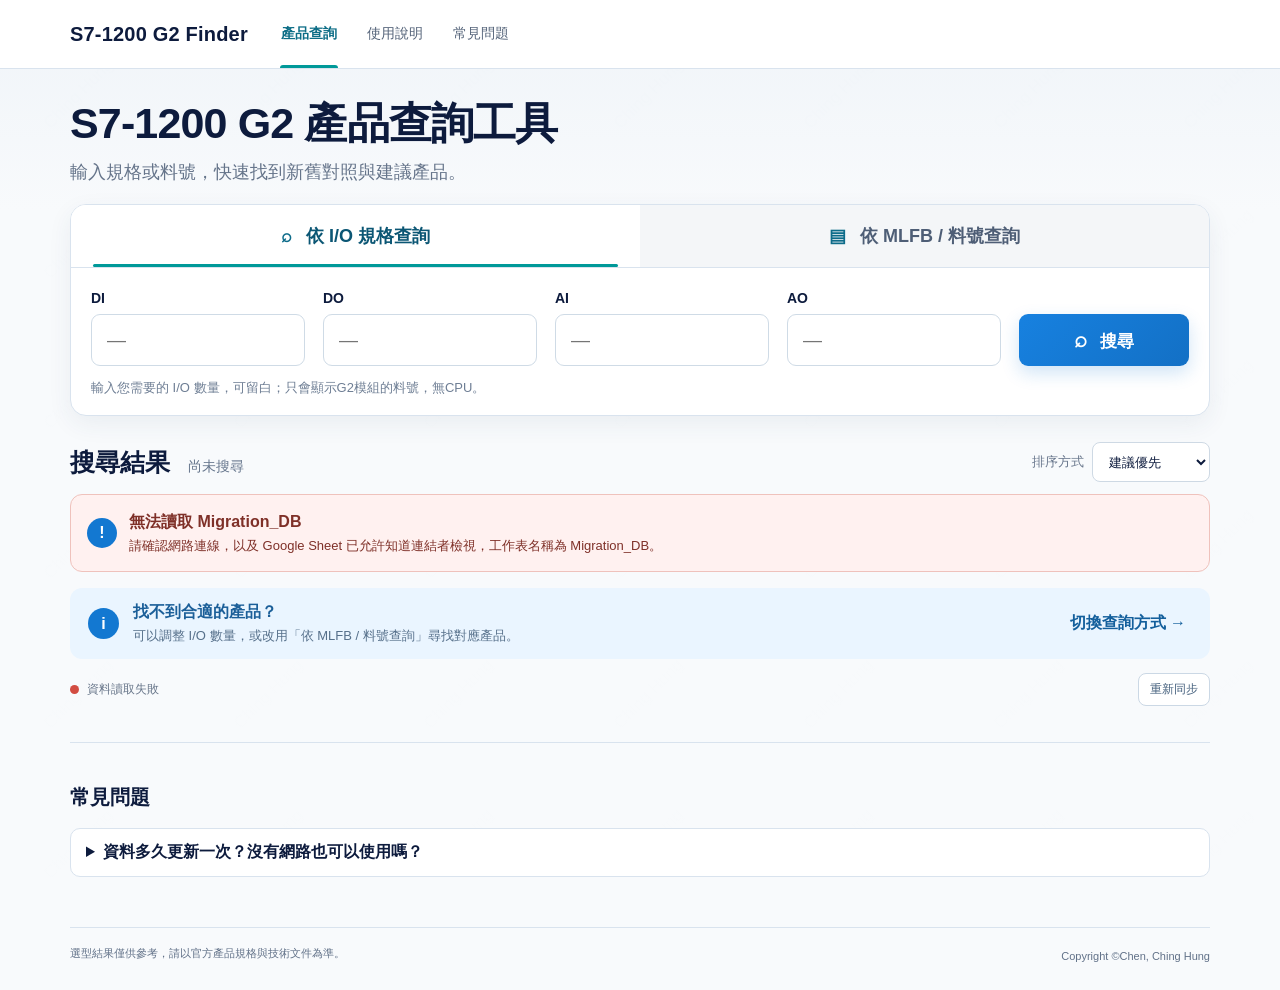
<file: S7-1200-G2-GitHub-Pages-UI-v14/index.html>
<!doctype html>
<html lang="zh-Hant">
<head>
  <meta charset="utf-8">
  <meta name="viewport" content="width=device-width, initial-scale=1, viewport-fit=cover">
  <meta name="theme-color" content="#ffffff">
  <meta name="description" content="S7-1200 G2 產品查詢工具">
  <title>S7-1200 G2 產品查詢工具</title>
  <link rel="stylesheet" href="style.css">
</head>
<body>
  <header class="site-header">
    <div class="container header-row">
      <div class="site-mark">S7-1200 G2 Finder</div>

      <nav class="desktop-nav" aria-label="主要導覽">
        <button class="nav-link active" type="button" data-scroll="finder">產品查詢</button>
        <button class="nav-link" type="button" data-scroll="help">使用說明</button>
        <button class="nav-link" type="button" data-scroll="faq">常見問題</button>
      </nav>

      <button class="mobile-menu-btn" id="mobileMenuBtn" type="button" aria-label="選單">☰</button>
    </div>
  </header>

  <main class="container page-shell">
    <section class="hero" id="finder">
      <div class="hero-copy">
        <h1>S7-1200 G2 產品查詢工具</h1>
        <p>輸入規格或料號，快速找到新舊對照與建議產品。</p>
      </div>
    </section>

    <section class="finder-card">
      <div class="mode-tabs" role="tablist" aria-label="查詢方式">
        <button class="mode-tab active" id="tabIo" type="button" role="tab" aria-selected="true">
          <span class="tab-symbol">⌕</span>
          依 I/O 規格查詢
        </button>

        <button class="mode-tab" id="tabMlfb" type="button" role="tab" aria-selected="false">
          <span class="tab-symbol">▤</span>
          依 MLFB / 料號查詢
        </button>
      </div>

      <div class="mode-panel active" id="panelIo">
        <form id="ioForm" class="desktop-search-grid">
          <label class="io-input">
            <span>DI</span>
            <input id="ioDI" type="number" min="0" step="1" inputmode="numeric" placeholder="—">
          </label>

          <label class="io-input">
            <span>DO</span>
            <input id="ioDO" type="number" min="0" step="1" inputmode="numeric" placeholder="—">
          </label>

          <label class="io-input">
            <span>AI</span>
            <input id="ioAI" type="number" min="0" step="1" inputmode="numeric" placeholder="—">
          </label>

          <label class="io-input">
            <span>AO</span>
            <input id="ioAO" type="number" min="0" step="1" inputmode="numeric" placeholder="—">
          </label>

          <button class="search-btn" type="submit">
            <span>⌕</span>
            搜尋
          </button>
        </form>

        <p class="search-hint">輸入您需要的 I/O 數量，可留白；只會顯示G2模組的料號，無CPU。</p>
      </div>

      <div class="mode-panel" id="panelMlfb" hidden>
        <form id="mlfbForm" class="mlfb-search-row">
          <label class="mlfb-field">
            <span class="search-symbol">⌕</span>
            <input id="mlfbInput" type="search" placeholder="輸入舊 MLFB / 料號，例如 6ES7211-1AE40-0XB0" autocomplete="off" spellcheck="false">
          </label>

          <button class="search-btn" type="submit">
            <span>⌕</span>
            搜尋
          </button>
        </form>

        <p class="search-hint">支援完整料號、部分料號，也會自動忽略空格、連字號與大小寫差異。</p>
      </div>
    </section>

    <section class="result-section" aria-live="polite">
      <div class="result-title-row">
        <div class="result-title-left">
          <h2>搜尋結果</h2>
          <span id="resultCount">尚未搜尋</span>
        </div>

        <label class="sort-control" id="sortWrap">
          <span>排序方式</span>
          <select id="sortSelect">
            <option value="best">建議優先</option>
            <option value="part">料號</option>
          </select>
        </label>
      </div>

      <div id="messageBox" class="info-box">
        <span class="info-icon">i</span>
        <div>
          <strong>請先輸入查詢條件</strong>
          <p>可依 I/O 規格或舊 MLFB / 料號進行搜尋。</p>
        </div>
      </div>

      <div id="results" class="result-list"></div>
    </section>

    <section class="bottom-help" id="help">
      <div class="bottom-help-icon">i</div>
      <div>
        <strong>找不到合適的產品？</strong>
        <span>可以調整 I/O 數量，或改用「依 MLFB / 料號查詢」尋找對應產品。</span>
      </div>
      <button id="switchSearchBtn" type="button">切換查詢方式 →</button>
    </section>

    <section class="status-card" aria-live="polite">
      <div class="db-status-line">
        <span class="status-dot loading" id="statusDot"></span>
        <span id="statusText">正在同步資料...</span>
      </div>
      <button id="reloadDataBtn" class="reload-btn" type="button">重新同步</button>
    </section>

    <section class="faq-block" id="faq">
      <h2>常見問題</h2>
      <details>
        <summary>資料多久更新一次？沒有網路也可以使用嗎？</summary>
        <p>每次開啟網頁時，系統會自動取得最新資料並更新本機快取。若沒有網路，會自動使用上一次成功下載的資料，因此只要曾在有網路時成功開啟過網站，之後即使離線仍可繼續查詢。</p>
      </details>
    </section>
  </main>

  <footer class="site-footer">
    <div class="container footer-row">
      <div class="footer-left">
        <div class="footer-disclaimer">
          選型結果僅供參考，請以官方產品規格與技術文件為準。
        </div>
        <span id="footerUpdate" hidden></span>
      </div>

      <div class="footer-copyright">Copyright ©Chen, Ching Hung</div>
    </div>
  </footer>

  <script src="app.js"></script>
</body>
</html>
</file>
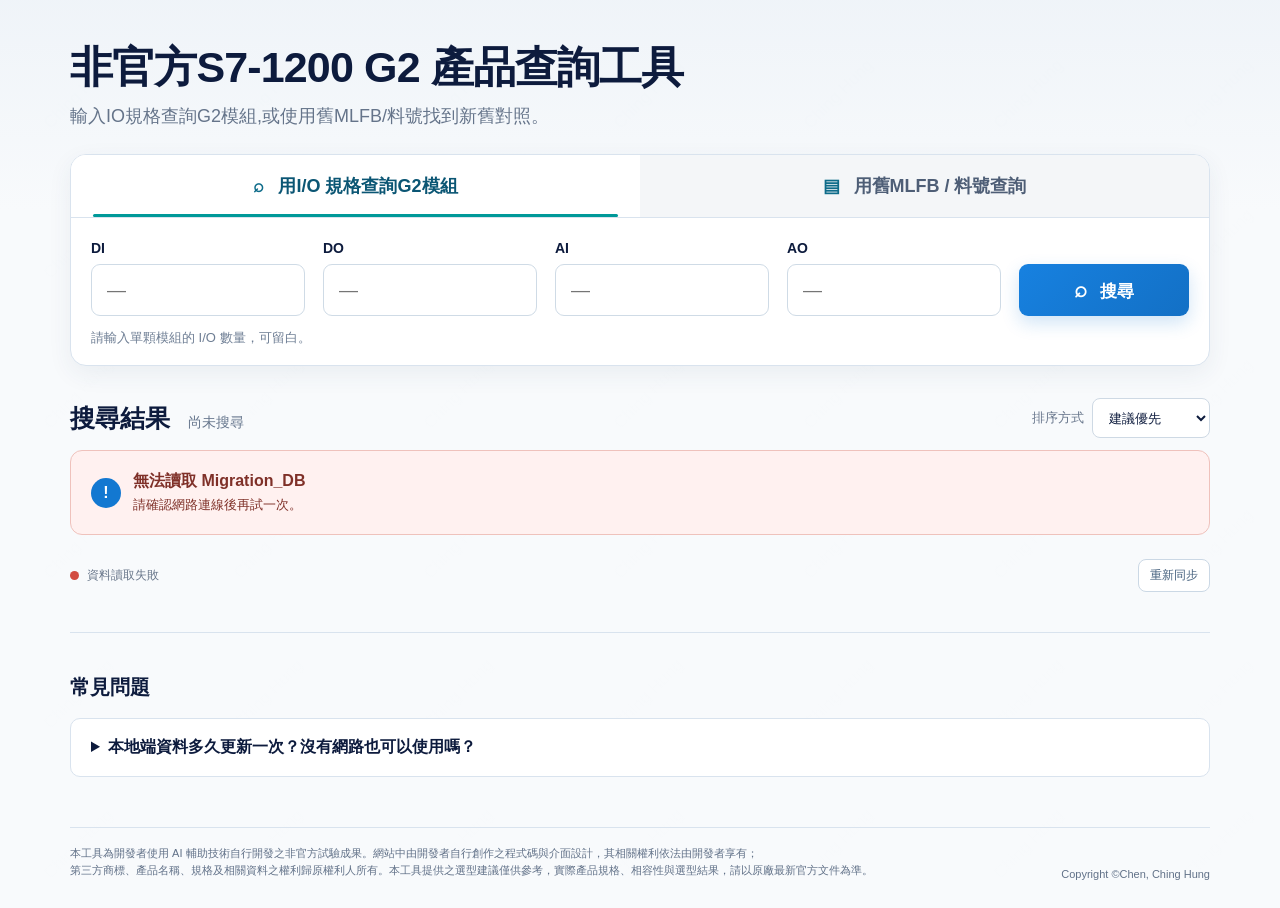
<file: S71200-G2-UI/index.html>
<!doctype html>
<html lang="zh-Hant">
<head>
  <meta charset="utf-8">
  <meta name="viewport" content="width=device-width, initial-scale=1, viewport-fit=cover">
  <meta name="theme-color" content="#ffffff">
  <meta name="description" content="S7-1200 G2 產品查詢工具">
  <title>S7-1200 G2 產品查詢工具</title>
  <link rel="stylesheet" href="style.css">
</head>
<body>
<main class="container page-shell">
    <section class="hero" id="finder">
      <div class="hero-copy">
        <h1>非官方S7-1200 G2 產品查詢工具</h1>
        <p>輸入IO規格查詢G2模組,或使用舊MLFB/料號找到新舊對照。</p>
      </div>
    </section>

    <section class="finder-card">
      <div class="mode-tabs" role="tablist" aria-label="查詢方式">
        <button class="mode-tab active" id="tabIo" type="button" role="tab" aria-selected="true">
          <span class="tab-symbol">⌕</span>
          用I/O 規格查詢G2模組
        </button>

        <button class="mode-tab" id="tabMlfb" type="button" role="tab" aria-selected="false">
          <span class="tab-symbol">▤</span>
          用舊MLFB / 料號查詢
        </button>
      </div>

      <div class="mode-panel active" id="panelIo">
        <form id="ioForm" class="desktop-search-grid">
          <label class="io-input">
            <span>DI</span>
            <input id="ioDI" type="number" min="0" step="1" inputmode="numeric" placeholder="—">
          </label>

          <label class="io-input">
            <span>DO</span>
            <input id="ioDO" type="number" min="0" step="1" inputmode="numeric" placeholder="—">
          </label>

          <label class="io-input">
            <span>AI</span>
            <input id="ioAI" type="number" min="0" step="1" inputmode="numeric" placeholder="—">
          </label>

          <label class="io-input">
            <span>AO</span>
            <input id="ioAO" type="number" min="0" step="1" inputmode="numeric" placeholder="—">
          </label>

          <button class="search-btn" type="submit">
            <span>⌕</span>
            搜尋
          </button>
        </form>

        <p class="search-hint">請輸入單顆模組的 I/O 數量，可留白。</p>
      </div>

      <div class="mode-panel" id="panelMlfb" hidden>
        <form id="mlfbForm" class="mlfb-search-row">
          <label class="mlfb-field">
            <span class="search-symbol">⌕</span>
            <input id="mlfbInput" type="search" placeholder="輸入舊 MLFB / 料號，例如 6ES7211-1AE40-0XB0" autocomplete="off" spellcheck="false">
          </label>

          <button class="search-btn" type="submit">
            <span>⌕</span>
            搜尋
          </button>
        </form>

        <p class="search-hint">支援完整料號、部分料號，也會自動忽略空格、連字號與大小寫差異。</p>
      </div>
    </section>

    <section class="result-section" aria-live="polite">
      <div class="result-title-row">
        <div class="result-title-left">
          <h2>搜尋結果</h2>
          <span id="resultCount">尚未搜尋</span>
        </div>

        <label class="sort-control" id="sortWrap">
          <span>排序方式</span>
          <select id="sortSelect">
            <option value="best">建議優先</option>
            <option value="part">料號</option>
          </select>
        </label>
      </div>

      <div id="messageBox" class="info-box empty-state">
        <span class="empty-search-icon">⌕</span>
        <div>
          <strong>尚未搜尋</strong>
          <p>輸入 I/O 數量後按「搜尋」，即可查看符合條件的產品。</p>
        </div>
      </div>

      <div id="results" class="result-list"></div>
    </section>

    <section class="bottom-help" id="help" hidden>
      <div class="bottom-help-icon">i</div>
      <div>
        <strong>找不到合適的產品？</strong>
        <span>可以調整 I/O 數量，或改用「依 MLFB / 料號查詢」尋找對應產品。</span>
      </div>
      <button id="switchSearchBtn" type="button">切換查詢方式 →</button>
    </section>

    <section class="status-card" aria-live="polite">
      <div class="db-status-line">
        <span class="status-dot loading" id="statusDot"></span>
        <span id="statusText">正在同步資料...</span>
      </div>
      <button id="reloadDataBtn" class="reload-btn" type="button">重新同步</button>
    </section>

    <section class="faq-block" id="faq">
      <h2>常見問題</h2>
      <details>
        <summary>本地端資料多久更新一次？沒有網路也可以使用嗎？</summary>
        <p>1. 每次重開網頁時數據會自動與遠端資料同步。<br>
           2. 無網路時會沿用上次數據。</p>
      </details>
    </section>
  </main>

  <footer class="site-footer">
    <div class="container footer-row">
      <div class="footer-left">
        <div class="footer-disclaimer">
          本工具為開發者使用 AI 輔助技術自行開發之非官方試驗成果。網站中由開發者自行創作之程式碼與介面設計，其相關權利依法由開發者享有；<br>
          第三方商標、產品名稱、規格及相關資料之權利歸原權利人所有。本工具提供之選型建議僅供參考，實際產品規格、相容性與選型結果，請以原廠最新官方文件為準。
        </div>
        <span id="footerUpdate" hidden></span>
      </div>

      <div class="footer-copyright">Copyright ©Chen, Ching Hung</div>
    </div>
  </footer>

  <script src="app.js"></script>
</body>
</html>
</file>
<file: S7-1200-G2-GitHub-Pages-UI-v14/style.css>
/* Responsive UI based on the user's approved desktop/mobile reference */

:root {
  --siemens: #009999;
  --siemens-dark: #007b83;
  --blue: #1378d1;
  --blue-dark: #0b5ea8;
  --navy: #0d1b3d;
  --text: #263653;
  --muted: #68758a;
  --border: #d9e3ee;
  --bg: #f6f8fb;
  --white: #ffffff;
  --soft-blue: #edf6ff;
  --soft-green: #f0fbf5;
  --green: #13a263;
  --shadow: 0 8px 24px rgba(37, 65, 93, .07);
  --radius: 16px;
  --max: 1140px;
}

* { box-sizing: border-box; }
html { -webkit-text-size-adjust: 100%; }
body {
  margin: 0;
  font-family: -apple-system, BlinkMacSystemFont, "Segoe UI", "PingFang TC",
    "Noto Sans TC", "Microsoft JhengHei", Arial, sans-serif;
  color: var(--text);
  background-color: #f8fafc;
  background-image:
    linear-gradient(180deg, rgba(238,243,248,.88) 0, rgba(248,250,252,.92) 210px, rgba(248,250,252,.94) 100%),
    url("data:image/svg+xml,%3Csvg xmlns='http://www.w3.org/2000/svg' width='190' height='150' viewBox='0 0 190 150'%3E%3Cg transform='rotate(-45 95 75)'%3E%3Ctext x='25' y='82' fill='%2395abc0' fill-opacity='0.12' font-size='17' font-family='Arial, sans-serif'%3EChing%20Hung%3C/text%3E%3C/g%3E%3C/svg%3E");
  background-repeat: repeat, repeat;
  background-size: auto, 190px 150px;
  background-attachment: fixed, fixed;
}
button, input, select { font: inherit; }
button { cursor: pointer; }

.container {
  width: min(calc(100% - 48px), var(--max));
  margin-inline: auto;
}

.site-header {
  background: rgba(255,255,255,.96);
  border-bottom: 1px solid var(--border);
  position: sticky;
  top: 0;
  z-index: 20;
  backdrop-filter: blur(12px);
}

.header-row {
  min-height: 68px;
  display: grid;
  grid-template-columns: auto auto 1fr;
  align-items: center;
  gap: 28px;
}

.site-mark, .footer-mark {
  color: var(--navy);
  font-size: 20px;
  line-height: 1;
  font-weight: 850;
  letter-spacing: .01em;
  white-space: nowrap;
}

.desktop-nav {
  display: flex;
  align-items: stretch;
  gap: 20px;
  height: 68px;
}

.nav-link {
  position: relative;
  border: 0;
  background: transparent;
  color: #55647a;
  font-size: 14px;
  padding: 0 5px;
}

.nav-link.active {
  color: #0c6d86;
  font-weight: 800;
}

.nav-link.active::after {
  content: "";
  position: absolute;
  left: 4px;
  right: 4px;
  bottom: 0;
  height: 3px;
  background: var(--siemens);
  border-radius: 3px 3px 0 0;
}


.mobile-menu-btn {
  display: none;
  justify-self: end;
  border: 0;
  background: transparent;
  color: var(--navy);
  font-size: 24px;
}

.page-shell {
  padding: 30px 0 28px;
}

.hero {
  display: block;
  margin-bottom: 20px;
}

.hero-copy h1 {
  margin: 0;
  color: var(--navy);
  font-size: clamp(31px, 4vw, 43px);
  line-height: 1.15;
  letter-spacing: -.02em;
}

.hero-copy p {
  margin: 12px 0 0;
  color: #65748a;
  font-size: 18px;
}






.finder-card {
  background: var(--white);
  border: 1px solid var(--border);
  border-radius: var(--radius);
  box-shadow: var(--shadow);
  overflow: hidden;
}

.mode-tabs {
  display: grid;
  grid-template-columns: 1fr 1fr;
  background: #f4f6f8;
  border-bottom: 1px solid var(--border);
}

.mode-tab {
  position: relative;
  height: 62px;
  border: 0;
  background: transparent;
  color: #4e5e76;
  font-size: 18px;
  font-weight: 700;
}

.mode-tab.active {
  background: white;
  color: #0b5674;
}

.mode-tab.active::after {
  content: "";
  position: absolute;
  height: 3px;
  left: 22px;
  right: 22px;
  bottom: 0;
  border-radius: 3px;
  background: var(--siemens);
}

.tab-symbol {
  margin-right: 9px;
  color: #0e6c8a;
}

.mode-panel {
  padding: 22px 20px 18px;
}

.mode-panel[hidden] {
  display: none;
}

.desktop-search-grid {
  display: grid;
  grid-template-columns: repeat(4, minmax(110px, 1fr)) 170px;
  gap: 18px;
  align-items: end;
}

.io-input {
  display: grid;
  gap: 8px;
}

.io-input > span {
  color: var(--navy);
  font-size: 14px;
  font-weight: 800;
}

.io-input input {
  width: 100%;
  height: 52px;
  border: 1px solid #cfdbe6;
  border-radius: 9px;
  background: white;
  color: var(--navy);
  padding: 0 15px;
  font-size: 19px;
  outline: 0;
}

.io-input input:focus,
.mlfb-field:focus-within {
  border-color: var(--blue);
  box-shadow: 0 0 0 3px rgba(19,120,209,.1);
}

.search-btn {
  height: 52px;
  border: 0;
  border-radius: 9px;
  background: linear-gradient(135deg, #1781e0, #1370c5);
  color: white;
  font-weight: 800;
  font-size: 17px;
  box-shadow: 0 7px 18px rgba(19,120,209,.2);
}

.search-btn span {
  margin-right: 8px;
  font-size: 22px;
}

.search-hint {
  margin: 13px 0 0;
  color: #6e7e94;
  font-size: 13px;
}

.mlfb-search-row {
  display: grid;
  grid-template-columns: 1fr 170px;
  gap: 16px;
}

.mlfb-field {
  height: 52px;
  border: 1px solid #cfdbe6;
  border-radius: 9px;
  display: flex;
  align-items: center;
  gap: 10px;
  padding: 0 14px;
  background: #fff;
}

.search-symbol {
  color: var(--blue);
  font-size: 22px;
}

.mlfb-field input {
  flex: 1;
  min-width: 0;
  border: 0;
  outline: 0;
  color: var(--navy);
  font-size: 15px;
}

.result-section {
  margin-top: 26px;
}

.result-title-row {
  display: flex;
  align-items: center;
  justify-content: space-between;
  gap: 20px;
  margin-bottom: 12px;
}

.result-title-left {
  display: flex;
  align-items: baseline;
  gap: 18px;
}

.result-title-left h2 {
  margin: 0;
  color: var(--navy);
  font-size: 25px;
}

.result-title-left span {
  color: #65758c;
  font-size: 14px;
}

.sort-control {
  display: flex;
  align-items: center;
  gap: 8px;
  color: #67758b;
  font-size: 13px;
}

.sort-control select {
  height: 40px;
  border: 1px solid #ced9e4;
  border-radius: 8px;
  background: white;
  color: var(--navy);
  padding: 0 32px 0 12px;
}

.info-box {
  min-height: 78px;
  border: 1px solid #cde5f6;
  border-radius: 12px;
  background: #eef7ff;
  display: flex;
  align-items: center;
  gap: 12px;
  padding: 16px;
  color: #285a82;
}

.info-box[hidden] { display: none; }

.info-box.warning {
  background: #fff8e9;
  border-color: #edd8a8;
  color: #76561a;
}

.info-box.error {
  background: #fff1f0;
  border-color: #efc2bc;
  color: #7f3028;
}

.info-icon {
  width: 30px;
  height: 30px;
  border-radius: 50%;
  display: grid;
  place-items: center;
  color: white;
  background: var(--blue);
  font-weight: 800;
}

.info-box p {
  margin: 4px 0 0;
  font-size: 13px;
}

.result-list {
  display: grid;
  gap: 12px;
}

.result-card {
  min-height: 110px;
  display: grid;
  grid-template-columns: 110px minmax(0, 1fr) auto;
  align-items: center;
  gap: 20px;
  padding: 18px 20px;
  background: #fff;
  border: 1px solid var(--border);
  border-radius: 12px;
}

.result-card.recommended {
  border-color: #a9e5c5;
  background: linear-gradient(90deg, #f0fcf5 0, #fff 72%);
}

.badge {
  width: max-content;
  border-radius: 8px;
  padding: 7px 14px;
  color: white;
  background: #7a8da2;
  font-size: 13px;
  font-weight: 800;
}

.badge.best {
  background: var(--green);
}

.product-main h3 {
  margin: 0 0 5px;
  color: var(--navy);
  font-size: 18px;
  word-break: break-word;
}

.part-number-row {
  display: flex;
  align-items: center;
  gap: 8px;
  flex-wrap: wrap;
  margin-bottom: 5px;
}

.part-number-row h3,
.part-number-row h4 {
  margin: 0;
}

.copy-part-btn {
  flex: 0 0 auto;
  border: 1px solid #cbd8e5;
  background: #ffffff;
  color: #315f89;
  border-radius: 7px;
  padding: 4px 9px;
  font-size: 11px;
  font-weight: 800;
  line-height: 1.25;
  cursor: pointer;
  transition: background .15s ease, border-color .15s ease, color .15s ease;
}

.copy-part-btn:hover {
  background: #eef7ff;
  border-color: #8dbce4;
  color: #0b5ea8;
}

.copy-part-btn.copied {
  background: #effbf5;
  border-color: #98d9b8;
  color: #0b8c50;
}

.copy-part-btn:focus-visible {
  outline: 3px solid rgba(19,120,209,.16);
  outline-offset: 1px;
}

.product-main .desc {
  margin: 0;
  color: #607089;
  font-size: 14px;
  line-height: 1.45;
}

.product-main .category {
  margin-top: 5px;
  color: #7e8ba0;
  font-size: 12px;
}

.spec-grid {
  display: grid;
  grid-template-columns: repeat(4, 52px);
  gap: 7px;
}

.spec {
  text-align: center;
}

.spec strong {
  display: grid;
  place-items: center;
  height: 34px;
  border-radius: 7px;
  background: #eef2f6;
  color: var(--navy);
  font-size: 15px;
}

.spec span {
  display: block;
  margin-top: 5px;
  color: #5d6c82;
  font-size: 10px;
  font-weight: 700;
}

.migration-card {
  border: 1px solid var(--border);
  border-radius: 12px;
  overflow: hidden;
  background: white;
}

.migration-head {
  display: grid;
  grid-template-columns: minmax(0, 1fr) 54px minmax(0, 1fr);
  align-items: center;
  gap: 18px;
  padding: 18px 20px;
  background: #f9fbfd;
}

.migration-side small {
  display: block;
  color: #6a7890;
  margin-bottom: 6px;
  font-weight: 700;
}

.migration-side.new small {
  color: #119052;
}

.migration-side h3 {
  margin: 0 0 4px;
  font-size: 17px;
  color: var(--navy);
  word-break: break-word;
}

.migration-side p {
  margin: 0;
  color: #5f6f87;
  font-size: 13px;
  line-height: 1.45;
}

.arrow {
  text-align: center;
  color: #244569;
  font-size: 30px;
}

.successor-list {
  display: grid;
  border-top: 1px solid var(--border);
}

.successor {
  display: grid;
  /* 第一欄加寬，避免「建議替代（Recommended）」覆蓋右側料號 */
  grid-template-columns: 210px minmax(0, 1fr) auto;
  gap: 18px;
  align-items: center;
  padding: 15px 20px;
}

.successor-main {
  min-width: 0;
}

.successor + .successor {
  border-top: 1px solid var(--border);
}

.successor.recommended {
  background: #f1fbf5;
}

.successor-type {
  display: inline-flex;
  width: max-content;
  max-width: 100%;
  white-space: nowrap;
  border-radius: 999px;
  padding: 6px 11px;
  background: #e8eff6;
  color: #5c6d82;
  font-size: 12px;
  font-weight: 800;
}

.successor-type.recommended {
  background: var(--green);
  color: #fff;
}

.successor-type.alternative {
  background: #eaf3ff;
  color: #1a67ad;
}

.successor-main h4 {
  margin: 0 0 4px;
  color: #00758b;
  font-size: 16px;
}

.successor-main p {
  margin: 0;
  color: #607089;
  font-size: 13px;
}

.bottom-help {
  margin-top: 16px;
  min-height: 70px;
  display: grid;
  grid-template-columns: auto 1fr auto;
  align-items: center;
  gap: 14px;
  padding: 14px 18px;
  border-radius: 12px;
  background: #eaf5ff;
  color: #1b5f99;
}

.bottom-help-icon {
  width: 31px;
  height: 31px;
  border-radius: 50%;
  display: grid;
  place-items: center;
  background: var(--blue);
  color: white;
  font-weight: 800;
}

.bottom-help strong,
.bottom-help span {
  display: block;
}

.bottom-help span {
  margin-top: 4px;
  color: #56708b;
  font-size: 13px;
}

.bottom-help button {
  border: 0;
  background: transparent;
  color: #135f9c;
  font-weight: 800;
}

.status-card {
  margin-top: 14px;
  display: flex;
  justify-content: space-between;
  align-items: center;
  gap: 12px;
  color: #68768a;
  font-size: 12px;
}

.db-status-line {
  display: flex;
  align-items: center;
  gap: 8px;
  min-width: 0;
}

.status-dot {
  width: 9px;
  height: 9px;
  border-radius: 50%;
}

.status-dot.loading {
  background: #e5a12c;
  animation: pulse 1s infinite ease-in-out;
}

.status-dot.ok {
  background: #19a162;
}

.status-dot.error {
  background: #d24c42;
}

.status-dot.offline {
  background: #6b7f93;
}

@keyframes pulse {
  50% { opacity: .35; }
}

.reload-btn {
  border: 1px solid #cbd8e5;
  background: #fff;
  color: #47627f;
  border-radius: 8px;
  padding: 7px 11px;
}

.faq-block {
  margin-top: 36px;
  padding-top: 24px;
  border-top: 1px solid var(--border);
}

.faq-block h2 {
  color: var(--navy);
  font-size: 20px;
}

.faq-block details {
  border: 1px solid var(--border);
  border-radius: 10px;
  background: white;
  padding: 13px 15px;
  margin-top: 8px;
}

.faq-block summary {
  color: var(--navy);
  font-weight: 700;
  cursor: pointer;
}

.faq-block p {
  margin: 10px 0 0;
  color: #65748a;
  font-size: 13px;
}

.site-footer {
  padding: 22px 0 28px;
  color: #6f7e91;
  font-size: 11px;
}

.footer-row {
  display: flex;
  align-items: flex-end;
  justify-content: space-between;
  gap: 28px;
  border-top: 1px solid var(--border);
  padding-top: 17px;
}

.footer-left {
  min-width: 0;
}

.footer-disclaimer {
  color: #617188;
  line-height: 1.6;
}

.footer-disclaimer strong {
  color: #425772;
  font-weight: 800;
}

#footerUpdate {
  display: block;
  margin-top: 4px;
  color: #8a97a7;
}

.footer-copyright {
  flex: 0 0 auto;
  color: #617188;
  white-space: nowrap;
  text-align: right;
}


@media (max-width: 760px) {
  body {
    background: #f8fafc;
  }

  .container {
    width: min(calc(100% - 20px), var(--max));
  }

  .site-header {
    position: relative;
  }

  .header-row {
    min-height: 70px;
    grid-template-columns: 1fr auto;
    gap: 12px;
  }

  .desktop-nav,

  .site-mark {
    font-size: 16px;
  }

  .mobile-menu-btn {
    display: block;
  }

  .page-shell {
    padding-top: 16px;
  }

  .hero {
    display: block;
    margin-bottom: 14px;
  }

  .hero-copy h1 {
    font-size: 24px;
  }

  .hero-copy p {
    margin-top: 6px;
    font-size: 13px;
  }

  .finder-card {
    border-radius: 12px;
  }

  .mode-tab {
    height: 50px;
    font-size: 13px;
    padding-inline: 4px;
  }

  .mode-tab.active::after {
    left: 10px;
    right: 10px;
  }

  .tab-symbol {
    margin-right: 5px;
  }

  .mode-panel {
    padding: 14px 12px 12px;
  }

  .desktop-search-grid {
    grid-template-columns: repeat(4, 1fr);
    gap: 7px;
  }

  .io-input {
    gap: 5px;
  }

  .io-input > span {
    font-size: 12px;
  }

  .io-input input {
    height: 42px;
    text-align: center;
    padding: 0 5px;
    font-size: 16px;
  }

  .search-btn {
    grid-column: 1 / -1;
    height: 45px;
    font-size: 15px;
    margin-top: 5px;
  }

  .search-hint {
    font-size: 11px;
    line-height: 1.45;
  }

  .mlfb-search-row {
    grid-template-columns: 1fr;
    gap: 8px;
  }

  .mlfb-field {
    height: 45px;
  }

  .result-section {
    margin-top: 18px;
  }

  .result-title-row {
    margin-bottom: 10px;
  }

  .result-title-left {
    display: block;
  }

  .result-title-left h2 {
    font-size: 20px;
  }

  .result-title-left span {
    display: block;
    margin-top: 4px;
    font-size: 12px;
  }

  .sort-control span {
    display: none;
  }

  .sort-control select {
    max-width: 110px;
    height: 36px;
    font-size: 11px;
  }

  .result-card {
    grid-template-columns: 1fr;
    gap: 10px;
    padding: 13px;
  }

  .badge {
    padding: 5px 10px;
    font-size: 11px;
  }

  .product-main h3 {
    font-size: 14px;
  }
  .part-number-row {
    gap: 6px;
  }

  .copy-part-btn {
    padding: 4px 7px;
    font-size: 10px;
  }


  .product-main .desc {
    font-size: 12px;
  }

  .spec-grid {
    grid-template-columns: repeat(4, 1fr);
    width: 100%;
    gap: 5px;
  }

  .spec strong {
    height: 30px;
    font-size: 13px;
  }

  .spec span {
    font-size: 9px;
  }

  .migration-head {
    grid-template-columns: 1fr;
    gap: 8px;
    padding: 13px;
  }

  .arrow {
    transform: rotate(90deg);
    font-size: 23px;
  }

  .migration-side h3 {
    font-size: 13px;
  }

  .migration-side p {
    font-size: 11px;
  }

  .successor {
    grid-template-columns: 1fr;
    gap: 7px;
    padding: 12px 13px;
  }

  .successor-type {
    font-size: 10px;
  }

  .successor-main h4 {
    font-size: 13px;
  }

  .successor-main p {
    font-size: 11px;
  }

  .bottom-help {
    grid-template-columns: auto 1fr;
    padding: 12px;
  }

  .bottom-help button {
    grid-column: 1 / -1;
    justify-self: end;
  }

  .bottom-help span {
    font-size: 11px;
  }

  .faq-block {
    margin-top: 28px;
  }

  .footer-row {
    display: block;
    line-height: 1.6;
  }

  .footer-copyright {
    margin-top: 7px;
    text-align: left;
    white-space: normal;
  }

  #footerUpdate {
    display: block;
    margin-top: 4px;
  }
}


#footerUpdate[hidden] {
  display: none !important;
}
</file>
<file: S71200-G2-UI/style.css>
/* Responsive UI based on the user's approved desktop/mobile reference */

:root {
  --siemens: #009999;
  --siemens-dark: #007b83;
  --blue: #1378d1;
  --blue-dark: #0b5ea8;
  --navy: #0d1b3d;
  --text: #263653;
  --muted: #68758a;
  --border: #d9e3ee;
  --bg: #f6f8fb;
  --white: #ffffff;
  --soft-blue: #edf6ff;
  --soft-green: #f0fbf5;
  --green: #13a263;
  --shadow: 0 8px 24px rgba(37, 65, 93, .07);
  --radius: 16px;
  --max: 1140px;
}

* { box-sizing: border-box; }
html { -webkit-text-size-adjust: 100%; }
body {
  margin: 0;
  font-family: -apple-system, BlinkMacSystemFont, "Segoe UI", "PingFang TC",
    "Noto Sans TC", "Microsoft JhengHei", Arial, sans-serif;
  color: var(--text);
  background-color: #f8fafc;
  background-image:
    linear-gradient(180deg, rgba(238,243,248,.88) 0, rgba(248,250,252,.92) 210px, rgba(248,250,252,.94) 100%),
    url("data:image/svg+xml,%3Csvg xmlns='http://www.w3.org/2000/svg' width='190' height='150' viewBox='0 0 190 150'%3E%3Cg transform='rotate(-45 95 75)'%3E%3Ctext x='25' y='82' fill='%2395abc0' fill-opacity='0.12' font-size='17' font-family='Arial, sans-serif'%3EChing%20Hung%3C/text%3E%3C/g%3E%3C/svg%3E");
  background-repeat: repeat, repeat;
  background-size: auto, 190px 150px;
  background-attachment: fixed, fixed;
}
button, input, select { font: inherit; }
button { cursor: pointer; }

.container {
  width: min(calc(100% - 48px), var(--max));
  margin-inline: auto;
}

.site-header {
  background: rgba(255,255,255,.96);
  border-bottom: 1px solid var(--border);
  position: sticky;
  top: 0;
  z-index: 20;
  backdrop-filter: blur(12px);
}

.header-row {
  min-height: 68px;
  display: grid;
  grid-template-columns: auto auto 1fr;
  align-items: center;
  gap: 28px;
}

.site-mark, .footer-mark {
  color: var(--navy);
  font-size: 20px;
  line-height: 1;
  font-weight: 850;
  letter-spacing: .01em;
  white-space: nowrap;
}

.desktop-nav {
  display: flex;
  align-items: stretch;
  gap: 20px;
  height: 68px;
}

.nav-link {
  position: relative;
  border: 0;
  background: transparent;
  color: #55647a;
  font-size: 14px;
  padding: 0 5px;
}

.nav-link.active {
  color: #0c6d86;
  font-weight: 800;
}

.nav-link.active::after {
  content: "";
  position: absolute;
  left: 4px;
  right: 4px;
  bottom: 0;
  height: 3px;
  background: var(--siemens);
  border-radius: 3px 3px 0 0;
}


.mobile-menu-btn {
  display: none;
  justify-self: end;
  border: 0;
  background: transparent;
  color: var(--navy);
  font-size: 24px;
}

.page-shell {
  padding: 43px 0 28px;
}

.hero {
  display: block;
  margin-bottom: 26px;
}

.hero-copy h1 {
  margin: 0;
  color: var(--navy);
  font-size: clamp(31px, 4vw, 43px);
  line-height: 1.15;
  letter-spacing: -.02em;
}

.hero-copy p {
  margin: 12px 0 0;
  color: #65748a;
  font-size: 18px;
}






.finder-card {
  background: var(--white);
  border: 1px solid var(--border);
  border-radius: var(--radius);
  box-shadow: var(--shadow);
  overflow: hidden;
}

.mode-tabs {
  display: grid;
  grid-template-columns: 1fr 1fr;
  background: #f4f6f8;
  border-bottom: 1px solid var(--border);
}

.mode-tab {
  position: relative;
  height: 62px;
  border: 0;
  background: transparent;
  color: #4e5e76;
  font-size: 18px;
  font-weight: 700;
}

.mode-tab.active {
  background: white;
  color: #0b5674;
}

.mode-tab.active::after {
  content: "";
  position: absolute;
  height: 3px;
  left: 22px;
  right: 22px;
  bottom: 0;
  border-radius: 3px;
  background: var(--siemens);
}

.tab-symbol {
  margin-right: 9px;
  color: #0e6c8a;
}

.mode-panel {
  padding: 22px 20px 18px;
}

.mode-panel[hidden] {
  display: none;
}

.desktop-search-grid {
  display: grid;
  grid-template-columns: repeat(4, minmax(110px, 1fr)) 170px;
  gap: 18px;
  align-items: end;
}

.io-input {
  display: grid;
  gap: 8px;
}

.io-input > span {
  color: var(--navy);
  font-size: 14px;
  font-weight: 800;
}

.io-input input {
  width: 100%;
  height: 52px;
  border: 1px solid #cfdbe6;
  border-radius: 9px;
  background: white;
  color: var(--navy);
  padding: 0 15px;
  font-size: 19px;
  outline: 0;
}

.io-input input:focus,
.mlfb-field:focus-within {
  border-color: var(--blue);
  box-shadow: 0 0 0 3px rgba(19,120,209,.1);
}

.search-btn {
  height: 52px;
  border: 0;
  border-radius: 9px;
  background: linear-gradient(135deg, #1781e0, #1370c5);
  color: white;
  font-weight: 800;
  font-size: 17px;
  box-shadow: 0 7px 18px rgba(19,120,209,.2);
}

.search-btn span {
  margin-right: 8px;
  font-size: 22px;
}

.search-hint {
  margin: 13px 0 0;
  color: #6e7e94;
  font-size: 13px;
}

.mlfb-search-row {
  display: grid;
  grid-template-columns: 1fr 170px;
  gap: 16px;
}

.mlfb-field {
  height: 52px;
  border: 1px solid #cfdbe6;
  border-radius: 9px;
  display: flex;
  align-items: center;
  gap: 10px;
  padding: 0 14px;
  background: #fff;
}

.search-symbol {
  color: var(--blue);
  font-size: 22px;
}

.mlfb-field input {
  flex: 1;
  min-width: 0;
  border: 0;
  outline: 0;
  color: var(--navy);
  font-size: 15px;
}

.result-section {
  margin-top: 32px;
}

.result-title-row {
  display: flex;
  align-items: center;
  justify-content: space-between;
  gap: 20px;
  margin-bottom: 12px;
}

.result-title-left {
  display: flex;
  align-items: baseline;
  gap: 18px;
}

.result-title-left h2 {
  margin: 0;
  color: var(--navy);
  font-size: 25px;
}

.result-title-left span {
  color: #65758c;
  font-size: 14px;
}

.sort-control {
  display: flex;
  align-items: center;
  gap: 8px;
  color: #67758b;
  font-size: 13px;
}

.sort-control select {
  height: 40px;
  border: 1px solid #ced9e4;
  border-radius: 8px;
  background: white;
  color: var(--navy);
  padding: 0 32px 0 12px;
}

.info-box {
  min-height: 78px;
  border: 1px solid #cde5f6;
  border-radius: 12px;
  background: #eef7ff;
  display: flex;
  align-items: center;
  gap: 12px;
  padding: 20px;
  color: #285a82;
}

.info-box[hidden] { display: none !important; }

.info-box.warning {
  background: #fff8e9;
  border-color: #edd8a8;
  color: #76561a;
}

.info-box.error {
  background: #fff1f0;
  border-color: #efc2bc;
  color: #7f3028;
}

.info-icon {
  width: 30px;
  height: 30px;
  border-radius: 50%;
  display: grid;
  place-items: center;
  color: white;
  background: var(--blue);
  font-weight: 800;
}

.info-box p {
  margin: 4px 0 0;
  font-size: 13px;
}

.result-list {
  display: grid;
  gap: 12px;
}

.result-card {
  min-height: 110px;
  display: grid;
  grid-template-columns: 110px minmax(0, 1fr) auto;
  align-items: center;
  gap: 20px;
  padding: 20px;
  background: #fff;
  border: 1px solid var(--border);
  border-radius: 12px;
}

.result-card.recommended {
  border-color: #a9e5c5;
  background: linear-gradient(90deg, #f0fcf5 0, #fff 72%);
}

.badge {
  width: max-content;
  border-radius: 8px;
  padding: 7px 14px;
  color: white;
  background: #7a8da2;
  font-size: 13px;
  font-weight: 800;
}

.badge.best {
  background: var(--green);
}

.product-main h3 {
  margin: 0 0 5px;
  color: var(--navy);
  font-size: 18px;
  word-break: break-word;
}

.part-number-row {
  display: flex;
  align-items: center;
  gap: 8px;
  flex-wrap: wrap;
  margin-bottom: 5px;
}

.part-number-row h3,
.part-number-row h4 {
  margin: 0;
}

.copy-part-btn {
  flex: 0 0 auto;
  border: 1px solid #cbd8e5;
  background: #ffffff;
  color: #315f89;
  border-radius: 7px;
  padding: 4px 9px;
  font-size: 11px;
  font-weight: 800;
  line-height: 1.25;
  cursor: pointer;
  transition: background .15s ease, border-color .15s ease, color .15s ease;
}

.copy-part-btn:hover {
  background: #eef7ff;
  border-color: #8dbce4;
  color: #0b5ea8;
}

.copy-part-btn.copied {
  background: #effbf5;
  border-color: #98d9b8;
  color: #0b8c50;
}

.copy-part-btn:focus-visible {
  outline: 3px solid rgba(19,120,209,.16);
  outline-offset: 1px;
}

.product-main .desc {
  margin: 0;
  color: #607089;
  font-size: 14px;
  line-height: 1.45;
}

.product-main .category {
  margin-top: 5px;
  color: #7e8ba0;
  font-size: 12px;
}

.spec-grid {
  display: grid;
  grid-template-columns: repeat(4, 52px);
  gap: 7px;
}

.spec {
  text-align: center;
}

.spec strong {
  display: grid;
  place-items: center;
  height: 34px;
  border-radius: 7px;
  background: #eef2f6;
  color: var(--navy);
  font-size: 15px;
}

.spec span {
  display: block;
  margin-top: 5px;
  color: #5d6c82;
  font-size: 10px;
  font-weight: 700;
}

.migration-card {
  border: 1px solid var(--border);
  border-radius: 16px;
  overflow: hidden;
  background: white;
  padding: 0;
}

.migration-head {
  display: grid;
  grid-template-columns: minmax(0, 1fr) 100px minmax(0, 1fr);
  align-items: center;
  gap: 0;
  padding: 24px 38px 22px;
  background: #fff;
}

.migration-side {
  min-width: 0;
}

.migration-side small {
  display: block;
  color: #6a7890;
  margin-bottom: 8px;
  font-weight: 800;
  font-size: 16px;
}

.migration-side.new small {
  color: #119052;
}

.migration-side h3 {
  margin: 0 0 4px;
  font-size: 24px;
  line-height: 1.2;
  color: var(--navy);
  word-break: break-word;
}

.migration-side p {
  margin: 0;
  color: #5f6f87;
  font-size: 18px;
  line-height: 1.45;
}

.old-side {
  padding-right: 44px;
}

.new-side {
  padding-left: 44px;
}

.desktop-arrow {
  display: grid;
  place-items: center;
  min-height: 112px;
  border-left: 1px solid #e3ebf4;
  border-right: 1px solid #e3ebf4;
}

.arrow {
  text-align: center;
  color: #2b67a9;
  font-size: 64px;
  line-height: 1;
  font-weight: 700;
}

.migration-bottom {
  display: grid;
  /* 與上方舊版 / 箭頭 / 新版使用相同三欄比例，
     讓下方規格區可精準對齊新版料號起點 */
  grid-template-columns: minmax(0, 1fr) 100px minmax(0, 1fr);
  align-items: center;
  gap: 0;
  padding: 0 38px 22px;
}

.migration-bottom::before {
  content: "";
  grid-column: 1 / -1;
  display: block;
  height: 1px;
  margin-bottom: 22px;
  background: #e3ebf4;
}

.migration-bottom-label {
  grid-column: 1;
  color: #284563;
  font-size: 16px;
  font-weight: 500;
  padding-right: 28px;
  border-right: 1px solid #e3ebf4;
  line-height: 1.1;
}

.migration-bottom-specs {
  grid-column: 3;
  display: flex;
  justify-content: flex-start;
  /* 與 .new-side 的 padding-left 相同，因此 DI 起點
     會與新版料號第一個字對齊 */
  padding-left: 44px;
}

.successor-list {
  display: none;
}

.successor {
  display: none;
}

.successor-main {
  min-width: 0;
}

.successor + .successor {
  border-top: 1px solid var(--border);
}

.successor.recommended {
  background: #f1fbf5;
}

.successor-type {
  display: inline-flex;
  width: max-content;
  max-width: 100%;
  white-space: nowrap;
  border-radius: 999px;
  padding: 6px 11px;
  background: #e8eff6;
  color: #5c6d82;
  font-size: 12px;
  font-weight: 800;
}

.successor-type.recommended {
  background: var(--green);
  color: #fff;
}

.successor-type.alternative {
  background: #eaf3ff;
  color: #1a67ad;
}

.successor-main h4 {
  margin: 0 0 4px;
  color: #00758b;
  font-size: 16px;
}

.successor-main p {
  margin: 0;
  color: #607089;
  font-size: 13px;
}

.bottom-help[hidden] { display: none !important; }

.bottom-help {
  margin-top: 28px;
  min-height: 70px;
  display: grid;
  grid-template-columns: auto 1fr auto;
  align-items: center;
  gap: 14px;
  padding: 20px;
  border-radius: 12px;
  background: #eaf5ff;
  color: #1b5f99;
}

.bottom-help-icon {
  width: 31px;
  height: 31px;
  border-radius: 50%;
  display: grid;
  place-items: center;
  background: var(--blue);
  color: white;
  font-weight: 800;
}

.bottom-help strong,
.bottom-help span {
  display: block;
}

.bottom-help span {
  margin-top: 4px;
  color: #56708b;
  font-size: 13px;
}

.bottom-help button {
  border: 0;
  background: transparent;
  color: #135f9c;
  font-weight: 800;
}

.status-card {
  margin-top: 24px;
  display: flex;
  justify-content: space-between;
  align-items: center;
  gap: 12px;
  color: #68768a;
  font-size: 12px;
}

.db-status-line {
  display: flex;
  align-items: center;
  gap: 8px;
  min-width: 0;
}

.status-dot {
  width: 9px;
  height: 9px;
  border-radius: 50%;
}

.status-dot.loading {
  background: #e5a12c;
  animation: pulse 1s infinite ease-in-out;
}

.status-dot.ok {
  background: #19a162;
}

.status-dot.error {
  background: #d24c42;
}

.status-dot.offline {
  background: #6b7f93;
}

@keyframes pulse {
  50% { opacity: .35; }
}

.reload-btn {
  border: 1px solid #cbd8e5;
  background: #fff;
  color: #47627f;
  border-radius: 8px;
  padding: 7px 11px;
}

.faq-block {
  margin-top: 40px;
  padding-top: 24px;
  border-top: 1px solid var(--border);
}

.faq-block h2 {
  color: var(--navy);
  font-size: 20px;
}

.faq-block details {
  border: 1px solid var(--border);
  border-radius: 10px;
  background: white;
  padding: 18px 20px;
  margin-top: 8px;
}

.faq-block summary {
  color: var(--navy);
  font-weight: 700;
  cursor: pointer;
}

.faq-block p {
  margin: 10px 0 0;
  color: #65748a;
  font-size: 13px;
}

.site-footer {
  padding: 22px 0 28px;
  color: #6f7e91;
  font-size: 11px;
}

.footer-row {
  display: flex;
  align-items: flex-end;
  justify-content: space-between;
  gap: 28px;
  border-top: 1px solid var(--border);
  padding-top: 17px;
}

.footer-left {
  min-width: 0;
}

.footer-disclaimer {
  color: #617188;
  line-height: 1.6;
}

.footer-disclaimer strong {
  color: #425772;
  font-weight: 800;
}

#footerUpdate {
  display: block;
  margin-top: 4px;
  color: #8a97a7;
}

.footer-copyright {
  flex: 0 0 auto;
  color: #617188;
  white-space: nowrap;
  text-align: right;
}


@media (max-width: 760px) {
  body {
    background: #f8fafc;
  }

  .container {
    width: min(calc(100% - 20px), var(--max));
  }

  .site-header {
    position: relative;
  }

  .header-row {
    min-height: 0;
    grid-template-columns: 1fr;
    gap: 0;
    padding-top: 14px;
  }

  .site-mark {
    font-size: 17px;
    line-height: 1.2;
    padding-bottom: 12px;
  }

  .desktop-nav {
    display: grid;
    grid-template-columns: repeat(3, minmax(0, 1fr));
    width: 100%;
    height: 48px;
    gap: 0;
  }

  .nav-link {
    min-width: 0;
    padding: 0 4px;
    font-size: 13px;
    white-space: nowrap;
    word-break: keep-all;
    overflow-wrap: normal;
    text-align: center;
  }

  .nav-link.active::after {
    left: 12px;
    right: 12px;
  }

  .mobile-menu-btn {
    display: none;
  }

  .page-shell {
    padding-top: 16px;
  }

  .hero {
    display: block;
    margin-bottom: 14px;
  }

  .hero-copy h1 {
    font-size: 24px;
  }

  .hero-copy p {
    margin-top: 6px;
    font-size: 13px;
  }

  .finder-card {
    border-radius: 12px;
  }

  .mode-tab {
    height: 50px;
    font-size: 13px;
    padding-inline: 4px;
  }

  .mode-tab.active::after {
    left: 10px;
    right: 10px;
  }

  .tab-symbol {
    margin-right: 5px;
  }

  .mode-panel {
    padding: 14px 12px 12px;
  }

  .desktop-search-grid {
    grid-template-columns: repeat(4, 1fr);
    gap: 7px;
  }

  .io-input {
    gap: 5px;
  }

  .io-input > span {
    font-size: 12px;
  }

  .io-input input {
    height: 42px;
    text-align: center;
    padding: 0 5px;
    font-size: 16px;
  }

  .search-btn {
    grid-column: 1 / -1;
    height: 45px;
    font-size: 15px;
    margin-top: 5px;
  }

  .search-hint {
    font-size: 11px;
    line-height: 1.45;
  }

  .mlfb-search-row {
    grid-template-columns: 1fr;
    gap: 8px;
  }

  .mlfb-field {
    height: 45px;
  }

  .result-section {
    margin-top: 18px;
  }

  .result-title-row {
    margin-bottom: 10px;
  }

  .result-title-left {
    display: flex;
    align-items: baseline;
    gap: 9px;
    min-width: 0;
  }

  .result-title-left h2 {
    font-size: 20px;
    flex: 0 0 auto;
  }

  .result-title-left span {
    display: inline;
    margin-top: 0;
    font-size: 11px;
    white-space: nowrap;
  }

  .sort-control span {
    display: none;
  }

  .sort-control select {
    max-width: 110px;
    height: 36px;
    font-size: 11px;
  }

  .result-card {
    grid-template-columns: 1fr;
    gap: 10px;
    padding: 13px;
  }

  .badge {
    padding: 5px 10px;
    font-size: 11px;
  }

  .product-main h3 {
    font-size: 14px;
  }
  .part-number-row {
    gap: 6px;
  }

  .copy-part-btn {
    padding: 4px 7px;
    font-size: 10px;
  }


  .product-main .desc {
    font-size: 12px;
  }

  .spec-grid {
    grid-template-columns: repeat(4, 1fr);
    width: 100%;
    gap: 5px;
  }

  .spec strong {
    height: 30px;
    font-size: 13px;
  }

  .spec span {
    font-size: 9px;
  }

  .migration-head {
    grid-template-columns: 1fr;
    gap: 8px;
    padding: 13px;
  }

  .arrow {
    transform: rotate(90deg);
    font-size: 23px;
  }

  .migration-side h3 {
    font-size: 13px;
  }

  .migration-side p {
    font-size: 11px;
  }

  .successor {
    grid-template-columns: 1fr;
    gap: 7px;
    padding: 12px 13px;
  }

  .successor-type {
    font-size: 10px;
  }

  .successor-main h4 {
    font-size: 13px;
  }

  .successor-main p {
    font-size: 11px;
  }

  .bottom-help {
    grid-template-columns: auto 1fr;
    padding: 12px;
  }

  .bottom-help button {
    grid-column: 1 / -1;
    justify-self: end;
  }

  .bottom-help span {
    font-size: 11px;
  }

  .faq-block {
    margin-top: 28px;
  }

  .footer-row {
    display: block;
    line-height: 1.6;
  }

  .footer-copyright {
    margin-top: 7px;
    text-align: left;
    white-space: normal;
  }

  #footerUpdate {
    display: block;
    margin-top: 4px;
  }
}


#footerUpdate[hidden] {
  display: none !important;
}


@media (max-width: 760px) {
  .page-shell {
    padding-top: calc(env(safe-area-inset-top) + 48px);
    padding-bottom: 30px;
  }

  .hero {
    margin-bottom: 28px;
  }

  .result-section {
    margin-top: 34px;
  }

  .result-card,
  .info-box,
  .bottom-help {
    padding: 20px;
  }

  .status-card,
  .faq-block details {
    padding: 18px 20px;
  }

  .bottom-help {
    margin-top: 28px;
  }

  .status-card {
    margin-top: 26px;
  }

  .faq-block {
    margin-top: 42px;
  }
}


.info-box.empty-state {
  min-height: 188px;
  display: flex;
  flex-direction: column;
  justify-content: center;
  align-items: center;
  gap: 12px;
  text-align: center;
  padding: 28px 22px;
  background: linear-gradient(180deg, #f3faff 0%, #eef8ff 100%);
  border-color: #cfe7f8;
  color: #365d7d;
}

.empty-search-icon {
  width: 56px;
  height: 56px;
  display: grid;
  place-items: center;
  border-radius: 50%;
  background: #dcefff;
  color: #0874bd;
  font-size: 34px;
  line-height: 1;
  font-weight: 800;
}

.info-box.empty-state strong {
  display: block;
  color: var(--navy);
  font-size: 17px;
  font-weight: 800;
}

.info-box.empty-state p {
  max-width: 330px;
  margin: 0;
  color: #657b93;
  font-size: 13px;
  line-height: 1.55;
}

@media (max-width: 760px) {
  .info-box.empty-state {
    min-height: 190px;
    padding: 28px 24px;
  }

  .empty-search-icon {
    width: 58px;
    height: 58px;
    font-size: 36px;
  }

  .info-box.empty-state strong {
    font-size: 18px;
  }

  .info-box.empty-state p {
    font-size: 13px;
  }
}


@media (max-width: 760px) {
  .migration-card {
    border-radius: 14px;
  }

  .migration-head {
    grid-template-columns: 1fr;
    gap: 12px;
    padding: 16px 16px 14px;
  }

  .old-side,
  .new-side {
    padding: 0;
  }

  .desktop-arrow {
    min-height: auto;
    border-left: 0;
    border-right: 0;
  }

  .arrow {
    transform: rotate(90deg);
    font-size: 34px;
  }

  .migration-side small {
    font-size: 13px;
    margin-bottom: 6px;
  }

  .migration-side h3 {
    font-size: 15px;
  }

  .migration-side p {
    font-size: 12px;
  }

  .migration-bottom {
    grid-template-columns: 1fr;
    padding: 0 16px 16px;
  }

  .migration-bottom::before {
    margin-bottom: 14px;
  }

  .migration-bottom-label {
    border-right: 0;
    padding-right: 0;
    margin-bottom: 10px;
    font-size: 13px;
  }

  .migration-bottom-specs {
    justify-content: flex-start;
    padding-left: 0;
  }
}


/* v44: Mobile DI/DO/AI/AO style unified across I/O and MLFB results.
   MLFB uses the same value-box + label-below pattern as I/O search. */

/* v38: MLFB mobile result layout */
@media (max-width: 760px) {
  .migration-card {
    border-radius: 14px;
    overflow: hidden;
  }

  .migration-head {
    display: grid;
    grid-template-columns: 1fr;
    gap: 0;
    padding: 18px 18px 0;
    background: #fff;
  }

  .migration-side {
    min-width: 0;
  }

  .old-side,
  .new-side {
    padding: 0;
  }

  .migration-side small {
    margin-bottom: 7px;
    font-size: 13px;
    line-height: 1.25;
    font-weight: 800;
  }

  .migration-side h3 {
    margin: 0;
    font-size: 18px;
    line-height: 1.22;
    white-space: nowrap;
    word-break: normal;
  }

  .migration-side p {
    margin: 7px 0 0;
    font-size: 13px;
    line-height: 1.4;
  }

  .migration-side .part-number-row {
    display: grid;
    grid-template-columns: minmax(0, 1fr) auto;
    align-items: center;
    gap: 8px;
    width: 100%;
  }

  .migration-side .copy-part-btn {
    flex: none;
    padding: 7px 11px;
    border-radius: 8px;
    font-size: 11px;
    white-space: nowrap;
  }

  .desktop-arrow {
    display: block;
    min-height: 0;
    margin: 13px 0 11px;
    border: 0;
  }

  .arrow {
    transform: none;
    font-size: 0;
    line-height: 1;
  }

  .arrow::before {
    content: "↓";
    display: block;
    color: #2b5f95;
    font-size: 32px;
    line-height: 1;
    font-weight: 500;
  }

  .new-side {
    padding-bottom: 16px;
  }

  .migration-bottom {
    display: block;
    padding: 0 18px 18px;
  }

  .migration-bottom::before {
    content: "";
    display: block;
    height: 1px;
    margin: 0 0 13px;
    background: #e3ebf4;
  }

  .migration-bottom-label {
    display: none;
  }

  .migration-bottom-specs {
    display: block;
    padding-left: 0;
  }

  .migration-bottom .spec-grid {
    display: grid;
    grid-template-columns: repeat(4, 1fr);
    width: 100%;
    gap: 5px;
  }

  .migration-bottom .spec {
    display: block;
    min-width: 0;
    text-align: center;
    padding: 0;
    border-radius: 0;
    background: transparent;
  }

  .migration-bottom .spec strong {
    display: grid;
    place-items: center;
    height: 30px;
    min-height: 0;
    padding: 0;
    border-radius: 7px;
    background: #eef2f6;
    color: var(--navy);
    font-size: 13px;
    line-height: 1;
  }

  .migration-bottom .spec span {
    display: block;
    margin-top: 5px;
    color: #5d6c82;
    font-size: 9px;
    line-height: 1;
    font-weight: 700;
  }
}
</file>
